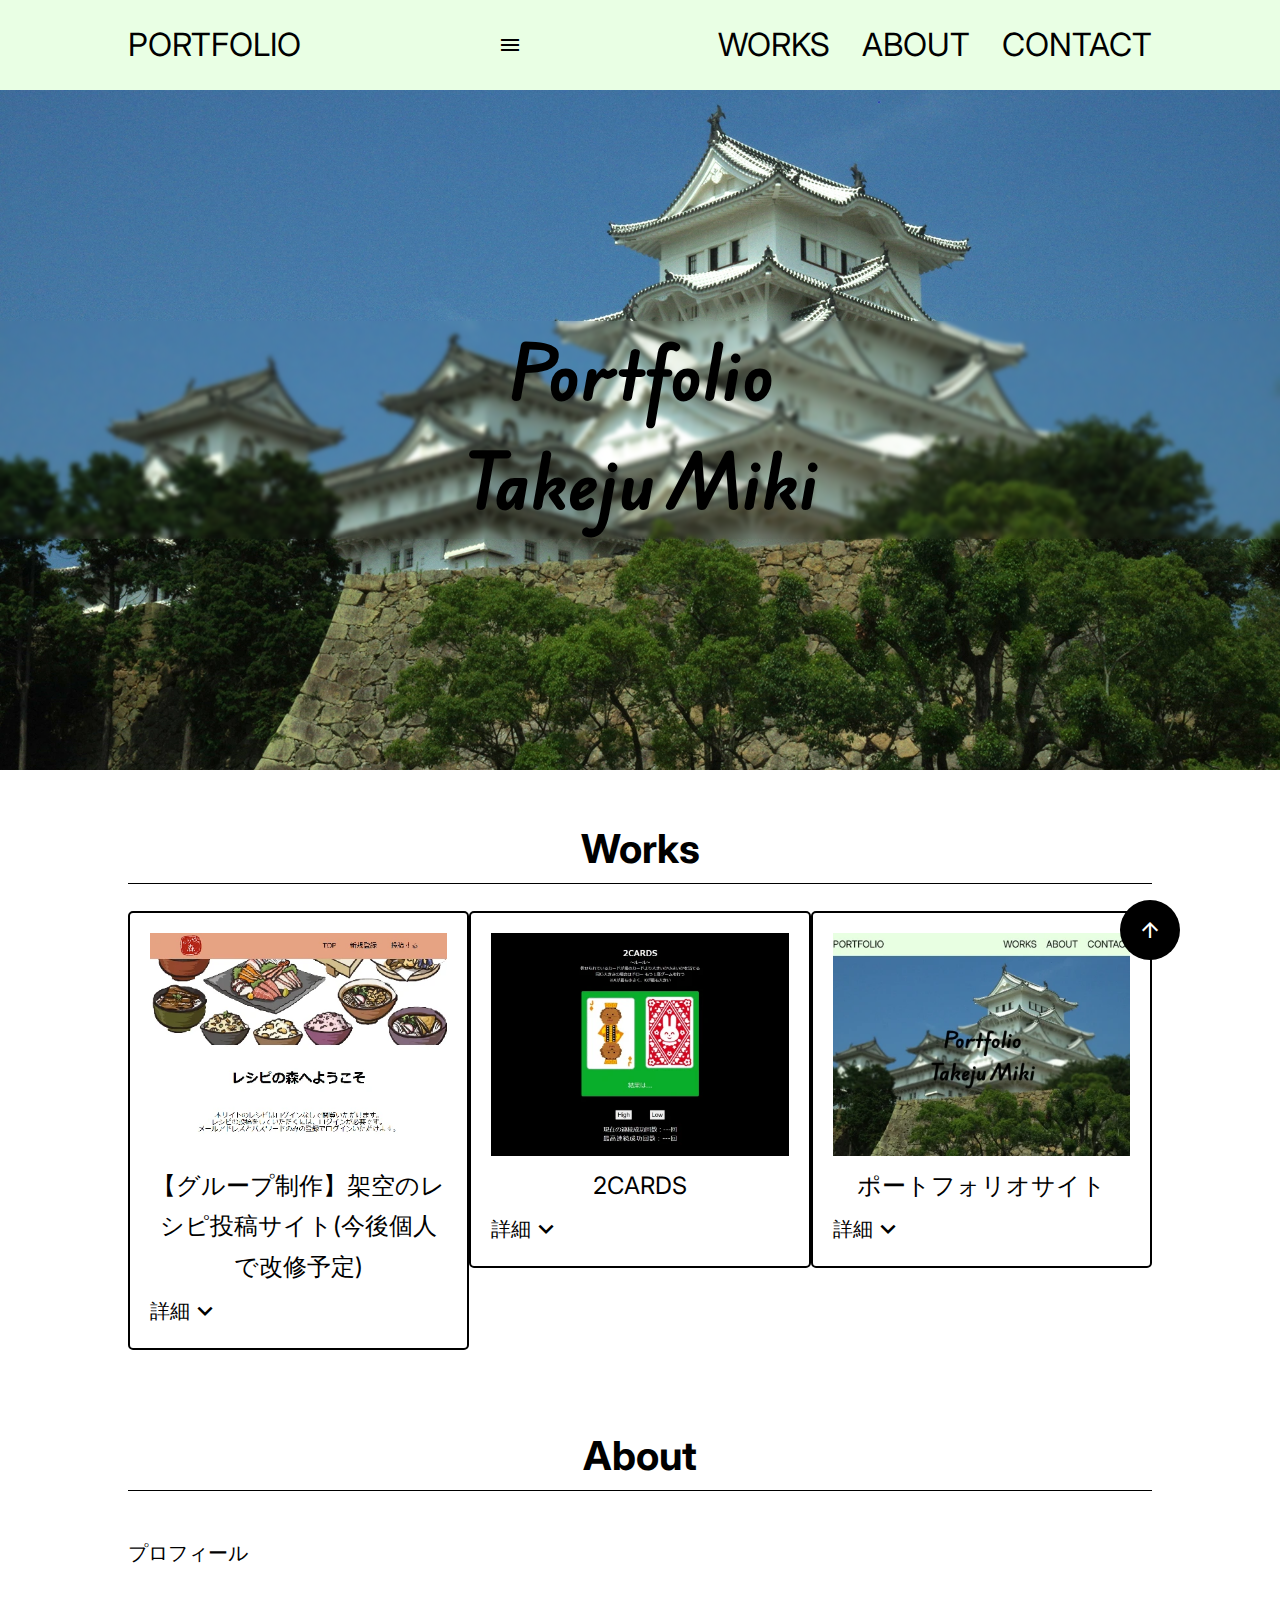
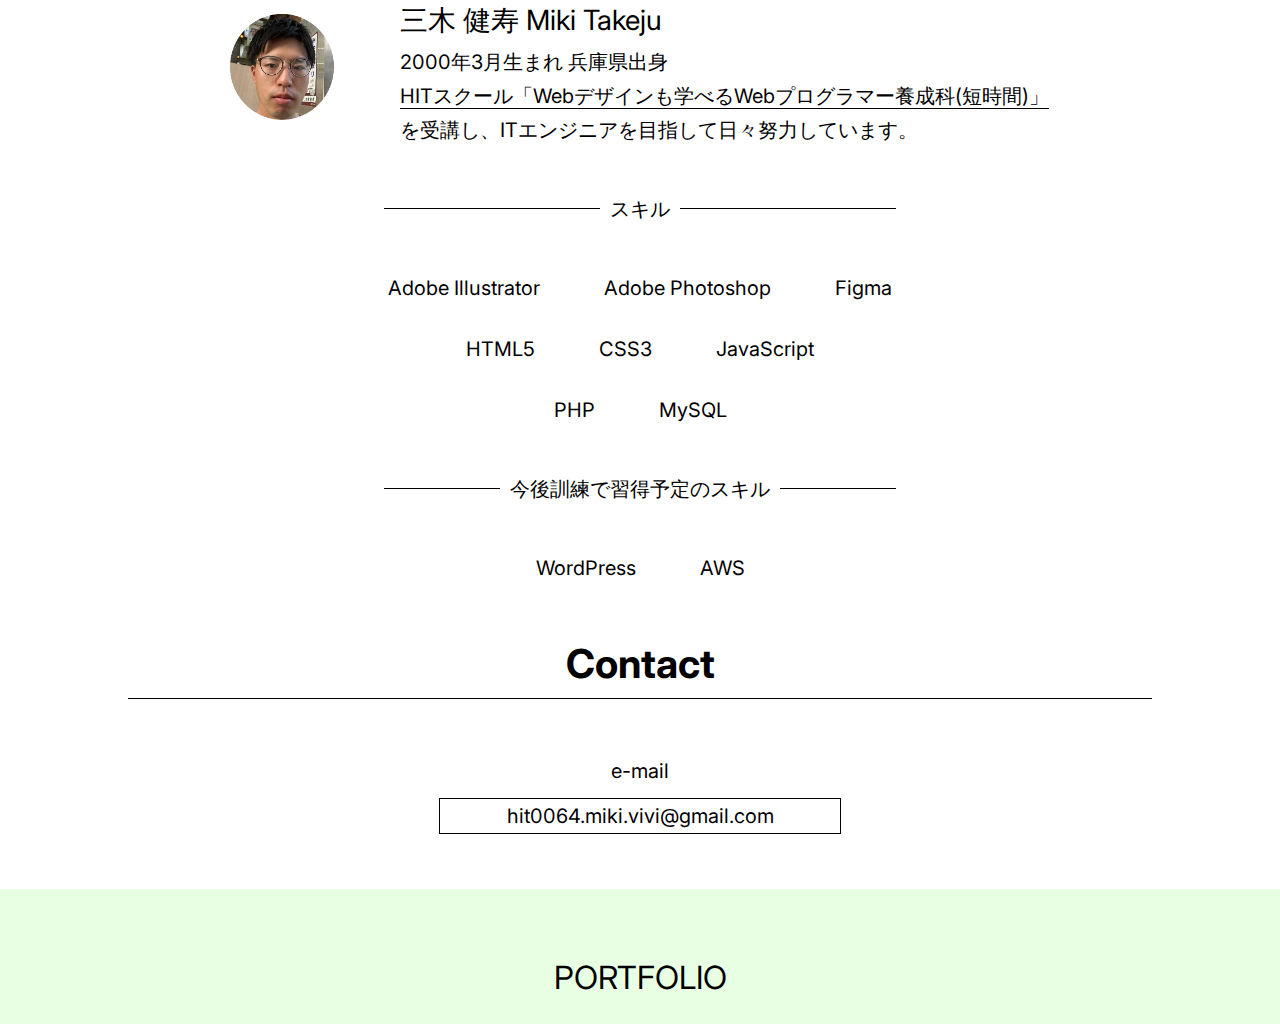
<file: index.html>
<!DOCTYPE html>
<html lang="ja">
<head>
  <meta charset="UTF-8">
  <meta name="viewport" content="width=device-width, initial-scale=1.0">
  <!-- Googleフォント -->
  <link rel="preconnect" href="https://fonts.googleapis.com">
  <link rel="preconnect" href="https://fonts.gstatic.com" crossorigin>
  <link href="https://fonts.googleapis.com/css2?family=Inter:ital,opsz,wght@0,14..32,100..900;1,14..32,100..900&display=swap" rel="stylesheet">
  <link href="https://fonts.googleapis.com/css2?family=Edu+AU+VIC+WA+NT+Hand:wght@400..700&family=Inter:ital,opsz,wght@0,14..32,100..900;1,14..32,100..900&display=swap" rel="stylesheet">
  <link href="https://fonts.googleapis.com/icon?family=Material+Icons" rel="stylesheet">
  <link rel="stylesheet" href="https://fonts.googleapis.com/css2?family=Material+Symbols+Outlined:opsz,wght,FILL,GRAD@20..48,100..700,0..1,-50..200" />
  <!-- CSS -->
  <link rel="stylesheet" href="css/reset.css">
  <link rel="stylesheet" href="css/style.css">
  <!-- meta -->
  <meta charset="UTF-8">
  <title>PORTFOLIO</title>
  <meta name="description"
  content="未経験から職業訓練校で勉強し、Webエンジニアを目指すポートフォリオサイト">
</head>
<body>
  <div id="wrapper">
    <header class="flex headCover">
      <a href="index.html">PORTFOLIO</a>
      <span id="menu" class="material-symbols-outlined">
        menu
      </span>
      <nav>
        <ul class="flex">
          <li><a href="#works">WORKS</a></li>
          <li><a href="#about">ABOUT</a></li>
          <li><a href="#contact">CONTACT</a></li>
        </ul>
      </nav>
    </header>
    <main>
      <div class="cover flex">
        <h1>Portfolio<br>Takeju Miki</h1>
      </div>
      <article>
        <h2 id="works">Works</h2>
        <div id="work-wrap" class="flex">
          <div class="work">
            <a href="http://vivi64.starfree.jp/" target="_blank"><img src="images/work3.webp" alt="レシピの森" loading="lazy"></a>
            <p>【グループ制作】架空のレシピ投稿サイト(今後個人で改修予定)</p>
            <p class="conpile">詳細<span class="material-icons">expand_more</span></p>
            <div class="description">
              <p>6人でグループを組み約18時間での「PHP/MySQLを用いて新規登録・ログイン機能を実装したWebアプリ開発実習」で作成した架空のレシピ投稿サイトです。<br>
              <span>工夫した点</span> : ディレクターを担当しタスクを効率的に割り振ることで、決められた時間で必要な機能を実装できました。<br>
              <span>苦労した点</span> : 自分の指示で結果的に二度手間になってしまった作業があるなど、改善の余地が多くありました。</p>
            </div>
          </div>
          <div class="work">
            <a href="works/2cards/index.html" target="_blank"><img src="images/work1.webp" alt="2CARDS" loading="lazy"></a>
            <p>2CARDS</p>
            <p class="conpile">詳細<span class="material-icons">expand_more</span></p>
            <div class="description">
              <p>JavaScriptを使ってカードに書かれた数字の大小を予想するゲームを作りました。<br>
              <span>工夫した点</span> : 現在の成功回数と、ハイスコアを表示できるようにしました。<br>
              <span>苦労した点</span> : 1ゲーム毎にリセットすることが上手くできず正常に動作するまで試行錯誤しました。</p>
            </div>
          </div>
          <div class="work">
            <a href="#"><img src="images/work2.webp" alt="ポートフォリオサイト" loading="lazy"></a>
            <p>ポートフォリオサイト</p>
            <p class="conpile">詳細<span class="material-icons">expand_more</span></p>
            <div class="description">
              <p>HTML/CSS/JavaScriptを活用してポートフォリオサイトを作りました。<br>
              <span>工夫した点</span> : JSを使ってハンバーガーメニューやTOPへ戻るボタンを実装しました。<br>
              <span>苦労した点</span> : レスポンシブ対応を実装する際、表示崩れが何か所かあり対応に時間がかかりました。</p>
            </div>
          </div>
        </div>
      </article>
      <section>
        <h2 id="about">About</h2>
        <div>
          <p>プロフィール</p>
          <ul class="flex">
            <li>
              <img src="images\myprofile.webp" alt="プロフィール" loading="lazy">
            </li>
            <li>
              <p>三木 健寿 Miki Takeju</p>
              <p>2000年3月生まれ 兵庫県出身<br>
              <a href="https://hit-school.jp/training/0064/" target="_blank">HITスクール「Webデザインも学べるWebプログラマー養成科(短時間)」</a>を受講し、ITエンジニアを目指して日々努力しています。</p>
            </li>
          </ul>
          </div>
        <div class="flex line">
          <p>スキル</p>
        </div>
        <ul class="flex">
          <li>Adobe Illustrator</li>
          <li>Adobe Photoshop</li>
          <li>Figma</li>
        </ul>
        <ul class="flex">
          <li>HTML5</li>
          <li>CSS3</li>
          <li>JavaScript</li>
        </ul>
        <ul class="flex">
          <li>PHP</li>
          <li>MySQL</li>
        </ul>
        <div class="flex line">
          <p>今後訓練で習得予定のスキル</p>
        </div>
        <ul class="flex">
          <li>WordPress</li>
          <li>AWS</li>
        </ul>
      </section>
      <section>
        <h2 id="contact">Contact</h2>
        <div>
          <p>e-mail</p>
          <p>hit0064.miki.vivi@gmail.com</p>
        </div>
      </section>
       <a href="#top"><span class="material-symbols-outlined">arrow_upward</span></a>
    </main>
    <footer class="flex">
      <a>PORTFOLIO</a>
    </footer>
  </div>
  <script src="js/script.js"></script>
</body>
</html>
</file>
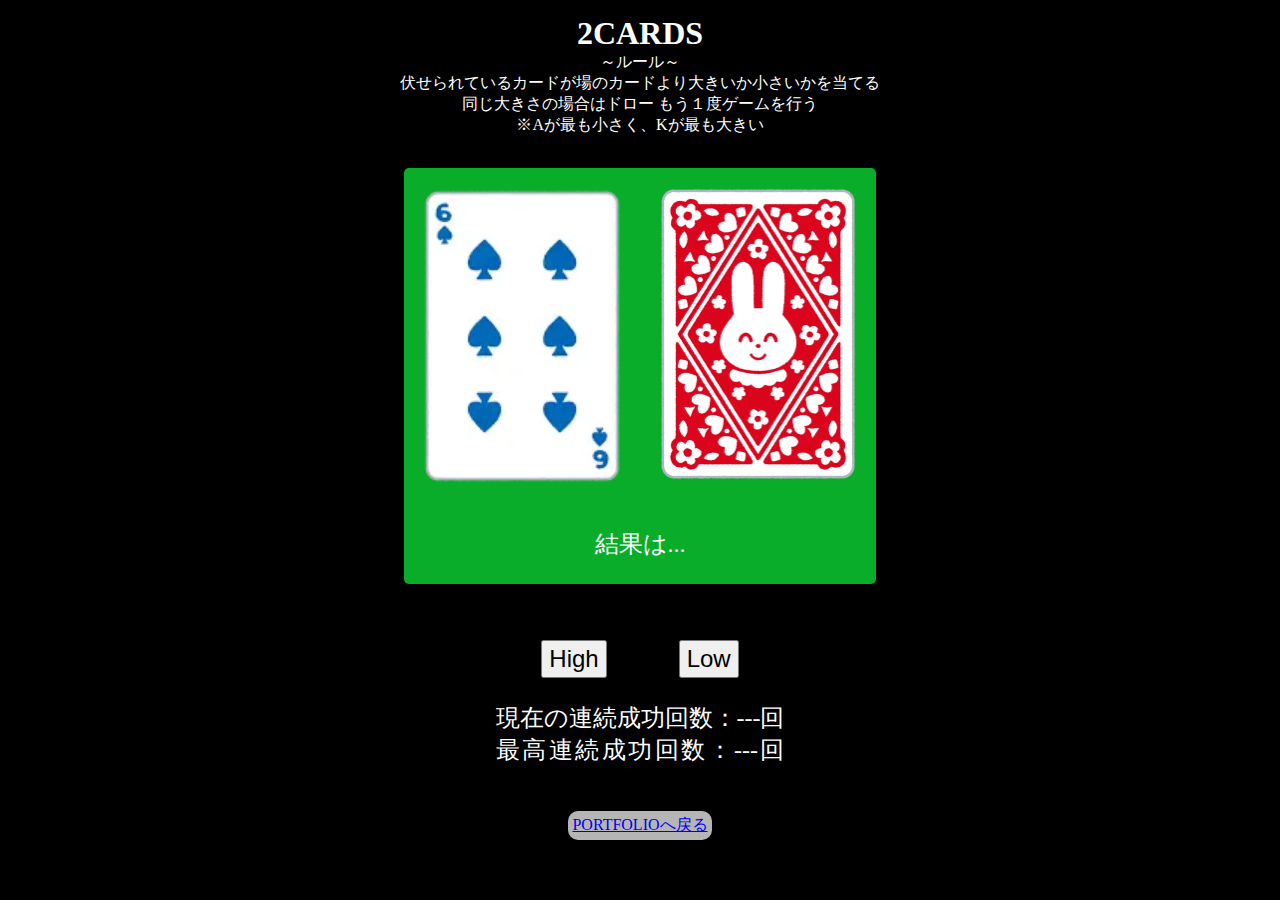
<file: works/2cards/index.html>
<!DOCTYPE html>
<html lang="ja">
<head>
    <meta charset="UTF-8">
    <meta name="viewport" content="width=device-width, initial-scale=1.0">
    <link rel="stylesheet" href="css/style.css">
    <title>2CARDS</title>
</head>
<body>
  <div id="wrapper" class="flex" >
    <section>
      <h1>2CARDS</h1>
      <p>～ルール～</p>
      <p>伏せられているカードが場のカードより大きいか小さいかを当てる</p>
      <p>同じ大きさの場合はドロー もう１度ゲームを行う</p>
      <p>※Aが最も小さく、Kが最も大きい</p>
    </section>
    <div id="gametable" class="flex">
      <div class="flex"></div>
      <p>結果は...</p>
    </div>
    <div id="btn-wrap" class="flex">
      <button id="High">High</button>
      <button id="Low">Low</button>
    </div>
    <div>
      <p>現在の連続成功回数：<span id="nowScore">---</span>回</p>
      <p>最高連続成功回数：<span id="highScore">---</span>回</p>
    </div>
    <a href="../../index.html">PORTFOLIOへ戻る</a>
  </div>
  <script src="js/script.js"></script>
</body>
</html>
</file>
<file: css/style.css>
@charset "UTF-8";

  html {
    font-size: 100%;
    scroll-behavior: smooth;
  }

  body {
    font-family: "Inter", sans-serif;
    line-height: 1.7;
    font-size: 20px;
    /* min-width: 1175px; */
  }


  a {
    text-decoration: none;
    color: #000;
  }

  img {
    max-width: 100%;
  }

  .flex {
    display: flex;
    align-items: center;
    justify-content: center;
  }

  #wrapper {
    background: #e9ffe4;
  }

  header,
  footer {
    height: 10vh;
    font-size: 32px;
  }

  main {
    background: #fff;
  }

  

  /* ヘッダー *************************************************** */
  header {
    width: 80%;
    margin: auto;
  }
  .headCover {
    justify-content: space-between;

  }

  nav ul {
    justify-content: space-evenly;
    gap: 0 2rem;
  }
  /* メイン *************************************************** */
  main div:first-child {
    align-items: center;
    justify-content: center;
  }

  section,
  article {
    width: 80%;
    margin: 5vh auto;
  }

  h1 {
    text-align: center;
    font-size: 64px;
    font-family: "Edu AU VIC WA NT Hand", cursive;
    font-style: bold;
    backdrop-filter: blur(2px);
    width: 100%;
  }
  
  .cover {
    background-size: cover;
    background-position: center bottom;
    height: 680px;
    background-image: url(../images/himejiCastle.webp);
  }
  
  h2 {
    font-size: 40px;
    text-align: center;
    border-bottom: 1.5px solid #000;
  }

  #work-wrap {
    align-items: flex-start;
  }

  .work {
    width: 416px;
    margin: 3vh auto;
    border: #000 2px solid;
    border-radius: 5px;
    padding: 1em;
  }
  
  .work > p:first-of-type {
    text-align: center;
    font-size: 24px;
  }
  .work p:nth-of-type(2) {
    cursor: pointer;
    user-select: none;
    width: fit-content;
  }

  .material-icons {
    font-size: 30px;
    transform: translateY( 25% );
    transition: all .5s ease-out;
    cursor: pointer;
    user-select: none;
  }
/* アコーディオンが開いているとき */
  .material-icons.open {
    transform: translateY(25%) rotate(180deg);
  }

  .description {
    overflow: hidden;
    height: 0;
    transition: all .5s ease-out;
  }

/* アコーディオンが開いているとき */
  .description.active {
    height: auto;
  }

  section ul {
    width: 80%;
    margin: 3vh auto;
    gap: 0 5vw;
  }

  section ul a {
    border-bottom: .8px solid #000;
  }

  section ul li:last-child p:first-child {
    font-size: 28px;
  }

  section div {
    margin: 5vh auto;
  }

  /* 小見出し横の線 */
  .line {
    width: 50%;
  }
  .line::before,
  .line::after {
    content: "";
    height:1px;
    flex-grow: 1;
    background-color:#000;
  }
  .line:before {
    margin-right: 10px;
    }
    .line:after {
    margin-left: 10px;
    }
    /* **************** */


  main section:last-of-type div {
    padding: 5vh 0;
    margin: 0 auto;
  }
  main section:last-of-type p {
    text-align: center;
    margin: .5em auto;
  }
  main section:last-of-type p:last-child {
    border: 1px solid #000;
    width: 20em;
  }

  /* TOPボタン ***************************** */
  a[ href*="#top" ] {
    position: fixed;
    bottom: 2.5em;
    right: 5em;
    z-index: 999;
    display: grid;
    place-items: center;
    width: 3em;
    height: 3em;
    border-radius: 50%;
    text-decoration: none;
    color: #fff;
    background: #000;
    transform: translateY( calc( 100% + 2.5em ) );
    transition: transform .5s ease-in-out;
  }
  
  /* TOPボタンを表示 */
  a[ href*="#top"].active {
    transform: translateY(0);
  }

  /* フッター *************************************************** */
  footer {
    justify-content: center;
  }

  /* レスポンシブ************************************************************** */
  /* タブレット(960px以下)************************************************************** */
  @media screen and (max-width: 960px){
    /* body {
      min-width: none;
    } */
    .flex {
      flex-direction: column;
    }

    nav {
      display: none;
    }

    section ul p {
      text-align: center;
    }
  }
  /* レスポンシブ************************************************************** */
  /* モバイル(420px以下)************************************************************** */
  @media screen and (max-width: 420px){
    
  }
</file>
<file: works/2cards/css/style.css>
@charset "UTF-8";

* {
  margin: 0;
  padding: 0;
  box-sizing: border-box;
}

.flex {
  display: flex;
  align-items: center;
  justify-content: center;
}

#wrapper {
  background: #000;
  min-height: 100vh;
  width: 100%;
  color: #fff;
  flex-direction: column;
}

h1 {
  font-size: 2em;
}

#wrapper div p {
  font-size: 1.5em;
}

#wrapper div:last-of-type > p {
  text-align-last: justify;
}

section {
  text-align: center;
}

#gametable {
  margin: 2em auto;
  flex-direction: column;
  background: #09ad2a;
  border-radius: 5px;
}

#gametable img {
  margin: 1em;
}

#gametable p {
  font-size: 2em;
  margin: 1em 0;
}


button {
  font-size: 1.5em;
  padding: .125em .25em;
  margin: 1em 1.5em;
  cursor: pointer;
  user-select: none;
}

a {
  background: #b6b5b5;
  border-radius: 10px;
  margin: 5vh auto;
  padding: .25em;
}
</file>
